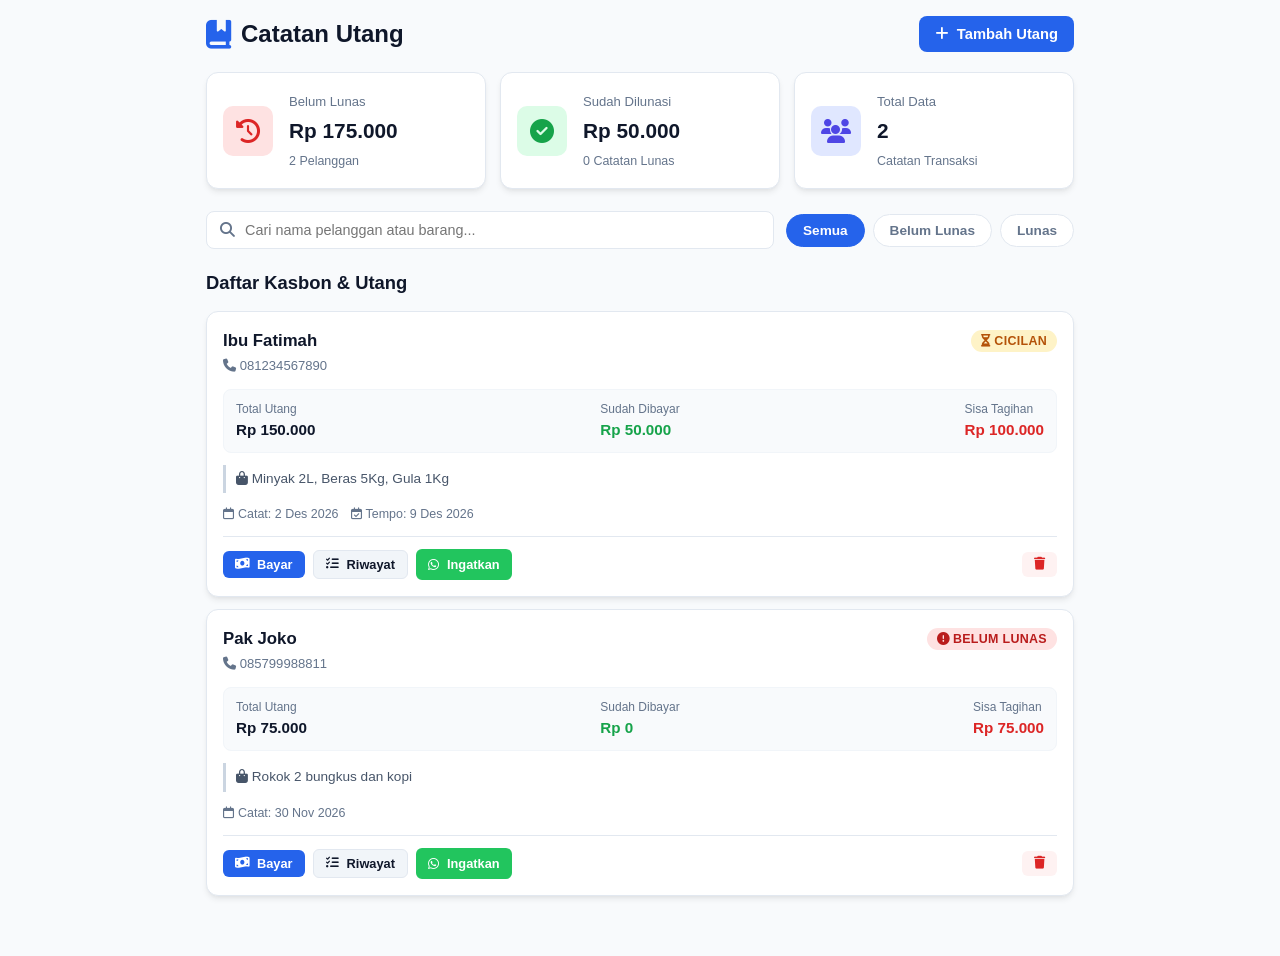
<file: generated-apps/buku-utang-pelanggan/index.html>
<!DOCTYPE html>
<html lang="id">
<head>
  <meta charset="UTF-8">
  <meta name="viewport" content="width=device-width, initial-scale=1.0">
  <title>Buku Utang Pelanggan</title>
  <link rel="stylesheet" href="style.css">
  <link rel="stylesheet" href="https://cdnjs.cloudflare.com/ajax/libs/font-awesome/6.4.0/css/all.min.css">
</head>
<body>
  <div class="app-container">
    <!-- Header -->
    <header class="app-header">
      <div class="header-content">
        <div class="brand-title">
          <i class="fa-solid fa-book-bookmark"></i>
          <h1>Catatan Utang</h1>
        </div>
        <button id="btnOpenAddModal" class="btn btn-primary">
          <i class="fa-solid fa-plus"></i> Tambah Utang
        </button>
      </div>
    </header>

    <!-- Summary Cards -->
    <section class="summary-grid">
      <div class="summary-card unpaid">
        <div class="icon-box"><i class="fa-solid fa-clock-rotate-left"></i></div>
        <div class="summary-info">
          <span class="label">Belum Lunas</span>
          <h3 id="totalUnpaid">Rp 0</h3>
          <span class="subtext" id="countUnpaid">0 Pelanggan</span>
        </div>
      </div>
      <div class="summary-card paid">
        <div class="icon-box"><i class="fa-solid fa-circle-check"></i></div>
        <div class="summary-info">
          <span class="label">Sudah Dilunasi</span>
          <h3 id="totalPaid">Rp 0</h3>
          <span class="subtext" id="countPaid">0 Catatan</span>
        </div>
      </div>
      <div class="summary-card customers">
        <div class="icon-box"><i class="fa-solid fa-users"></i></div>
        <div class="summary-info">
          <span class="label">Total Data</span>
          <h3 id="totalRecords">0</h3>
          <span class="subtext">Catatan Transaksi</span>
        </div>
      </div>
    </section>

    <!-- Search and Filter Bar -->
    <section class="filter-section">
      <div class="search-wrapper">
        <i class="fa-solid fa-magnifying-glass search-icon"></i>
        <input type="text" id="searchInput" placeholder="Cari nama pelanggan atau barang...">
      </div>
      <div class="filter-chips">
        <button class="chip active" data-status="all">Semua</button>
        <button class="chip" data-status="unpaid">Belum Lunas</button>
        <button class="chip" data-status="paid">Lunas</button>
      </div>
    </section>

    <!-- Debt List -->
    <main class="debt-list-container">
      <div class="list-header">
        <h2>Daftar Kasbon & Utang</h2>
      </div>
      <div id="debtList" class="debt-cards-list">
        <!-- Dynamic Content -->
      </div>
      <div id="emptyState" class="empty-state hidden">
        <i class="fa-solid fa-receipt"></i>
        <p>Belum ada catatan utang yang sesuai.</p>
      </div>
    </main>
  </div>

  <!-- Modal Form Tambah Utang -->
  <div id="debtModal" class="modal-overlay hidden">
    <div class="modal-dialog">
      <div class="modal-header">
        <h3 id="modalTitle">Catat Utang Baru</h3>
        <button class="close-btn" id="btnCloseModal">&times;</button>
      </div>
      <form id="debtForm" class="modal-body">
        <input type="hidden" id="debtId">
        
        <div class="form-group">
          <label for="customerName">Nama Pelanggan <span class="req">*</span></label>
          <input type="text" id="customerName" required placeholder="Contoh: Budi Santoso">
        </div>

        <div class="form-group">
          <label for="customerPhone">Nomor WhatsApp (Opsional)</label>
          <input type="tel" id="customerPhone" placeholder="Contoh: 08123456789">
          <small class="help-text">Gunakan nomor WhatsApp aktif untuk kemudahan tagihan</small>
        </div>

        <div class="form-group">
          <label for="debtAmount">Jumlah Utang (Rp) <span class="req">*</span></label>
          <input type="number" id="debtAmount" required min="100" placeholder="Contoh: 50000">
        </div>

        <div class="form-row">
          <div class="form-group half">
            <label for="debtDate">Tanggal Transaksi <span class="req">*</span></label>
            <input type="date" id="debtDate" required>
          </div>
          <div class="form-group half">
            <label for="dueDate">Jatuh Tempo (Opsional)</label>
            <input type="date" id="dueDate">
          </div>
        </div>

        <div class="form-group">
          <label for="debtDesc">Keterangan / Rincian Barang</label>
          <textarea id="debtDesc" rows="2" placeholder="Contoh: Beras 5kg, Telur 1kg, Minyak goreng"></textarea>
        </div>

        <div class="modal-actions">
          <button type="button" class="btn btn-secondary" id="btnCancelForm">Batal</button>
          <button type="submit" class="btn btn-primary">Simpan Utang</button>
        </div>
      </form>
    </div>
  </div>

  <!-- Modal Bayar / Cicil Utang -->
  <div id="paymentModal" class="modal-overlay hidden">
    <div class="modal-dialog">
      <div class="modal-header">
        <h3>Catat Pembayaran</h3>
        <button class="close-btn" id="btnClosePayModal">&times;</button>
      </div>
      <div class="modal-body">
        <div class="pay-summary-box">
          <p>Pelanggan: <strong id="payCustomerName">-</strong></p>
          <p>Sisa Tagihan: <strong id="payRemainingAmount" class="text-danger">Rp 0</strong></p>
        </div>

        <form id="payForm">
          <input type="hidden" id="payRecordId">
          <div class="form-group">
            <label for="payAmount">Nominal Pembayaran (Rp) <span class="req">*</span></label>
            <input type="number" id="payAmount" required min="100" placeholder="Masukkan jumlah bayar">
            <div class="quick-pay-btns">
              <button type="button" class="btn-chip" id="btnPayFull">Bayar Penuh (Lunas)</button>
            </div>
          </div>

          <div class="form-group">
            <label for="payDate">Tanggal Pembayaran <span class="req">*</span></label>
            <input type="date" id="payDate" required>
          </div>

          <div class="form-group">
            <label for="payNote">Catatan Pembayaran (Opsional)</label>
            <input type="text" id="payNote" placeholder="Contoh: Transfer BCA / Tunai">
          </div>

          <div class="modal-actions">
            <button type="button" class="btn btn-secondary" id="btnCancelPay">Batal</button>
            <button type="submit" class="btn btn-success">Simpan Pembayaran</button>
          </div>
        </form>
      </div>
    </div>
  </div>

  <!-- Modal Riwayat Pembayaran -->
  <div id="historyModal" class="modal-overlay hidden">
    <div class="modal-dialog">
      <div class="modal-header">
        <h3 id="histTitle">Riwayat Pembayaran</h3>
        <button class="close-btn" id="btnCloseHistModal">&times;</button>
      </div>
      <div class="modal-body">
        <div id="historyDetails" class="history-info-box"></div>
        <div class="history-timeline" id="historyList">
          <!-- Dynamic history -->
        </div>
      </div>
      <div class="modal-footer">
        <button class="btn btn-secondary" id="btnCloseHistoryBottom">Tutup</button>
      </div>
    </div>
  </div>

  <script src="app.js"></script>
</body>
</html>
</file>
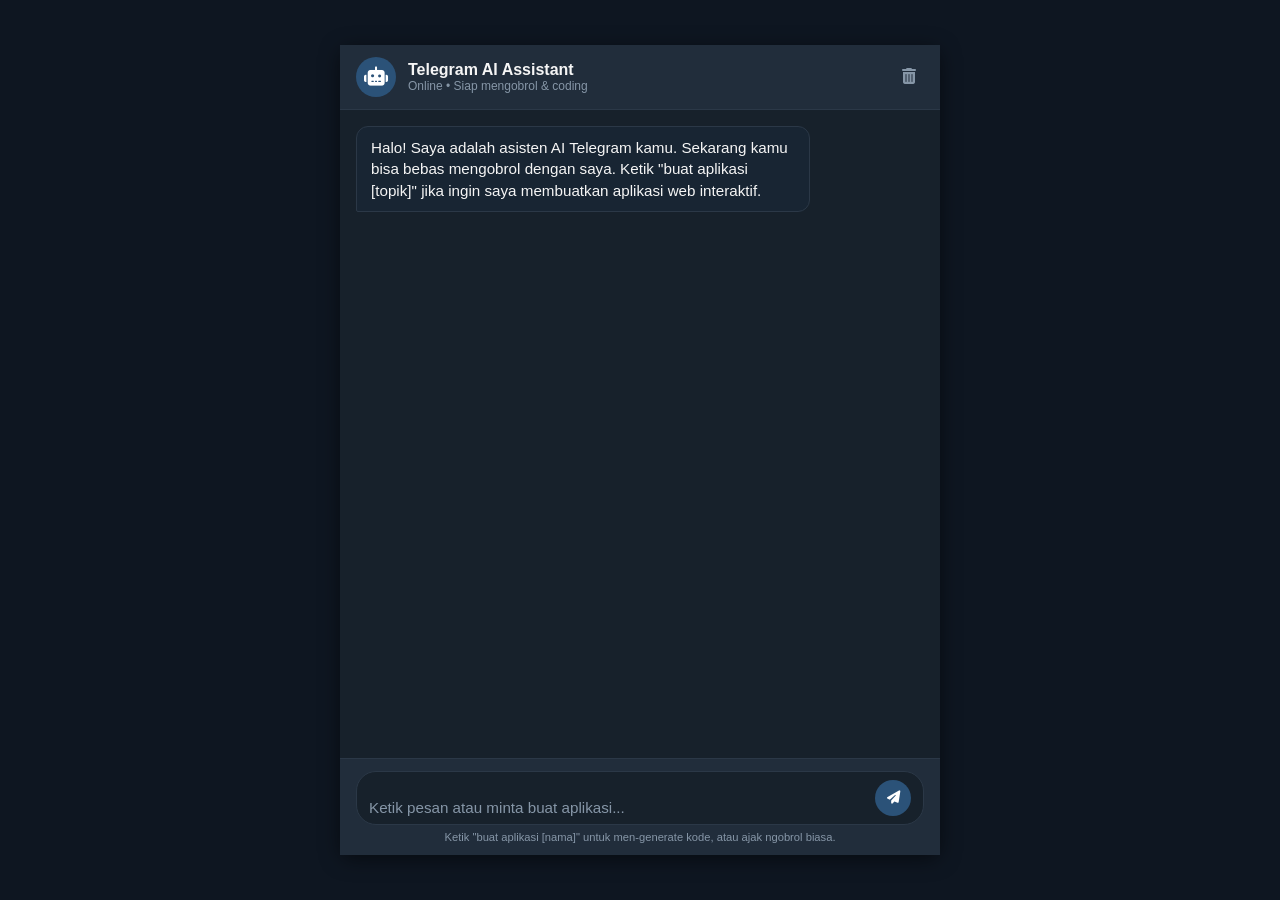
<file: generated-apps/chatbot-ai-telegram/index.html>
<!DOCTYPE html><html lang="id"><head><meta charset="UTF-8"><meta name="viewport" content="width=device-width, initial-scale=1.0"><title>Telegram AI Bot</title><link rel="stylesheet" href="style.css"><link rel="stylesheet" href="https://cdnjs.cloudflare.com/ajax/libs/font-awesome/6.4.0/css/all.min.css"></head><body><div class="app-container"><header class="chat-header"><div class="bot-info"><div class="avatar"><i class="fa-solid fa-robot"></i></div><div><h1>Telegram AI Assistant</h1><p class="status">Online • Siap mengobrol & coding</p></div></div><button id="clear-btn" title="Hapus Riwayat"><i class="fa-solid fa-trash-can"></i></button></header><div id="chat-messages" class="chat-messages"></div><div class="chat-input-area"><div class="input-wrapper"><textarea id="user-input" placeholder="Ketik pesan atau minta buat aplikasi..." rows="1"></textarea><button id="send-btn"><i class="fa-solid fa-paper-plane"></i></button></div><div class="hint">Ketik "buat aplikasi [nama]" untuk men-generate kode, atau ajak ngobrol biasa.</div></div></div><script src="app.js"></script></body></html>
</file>
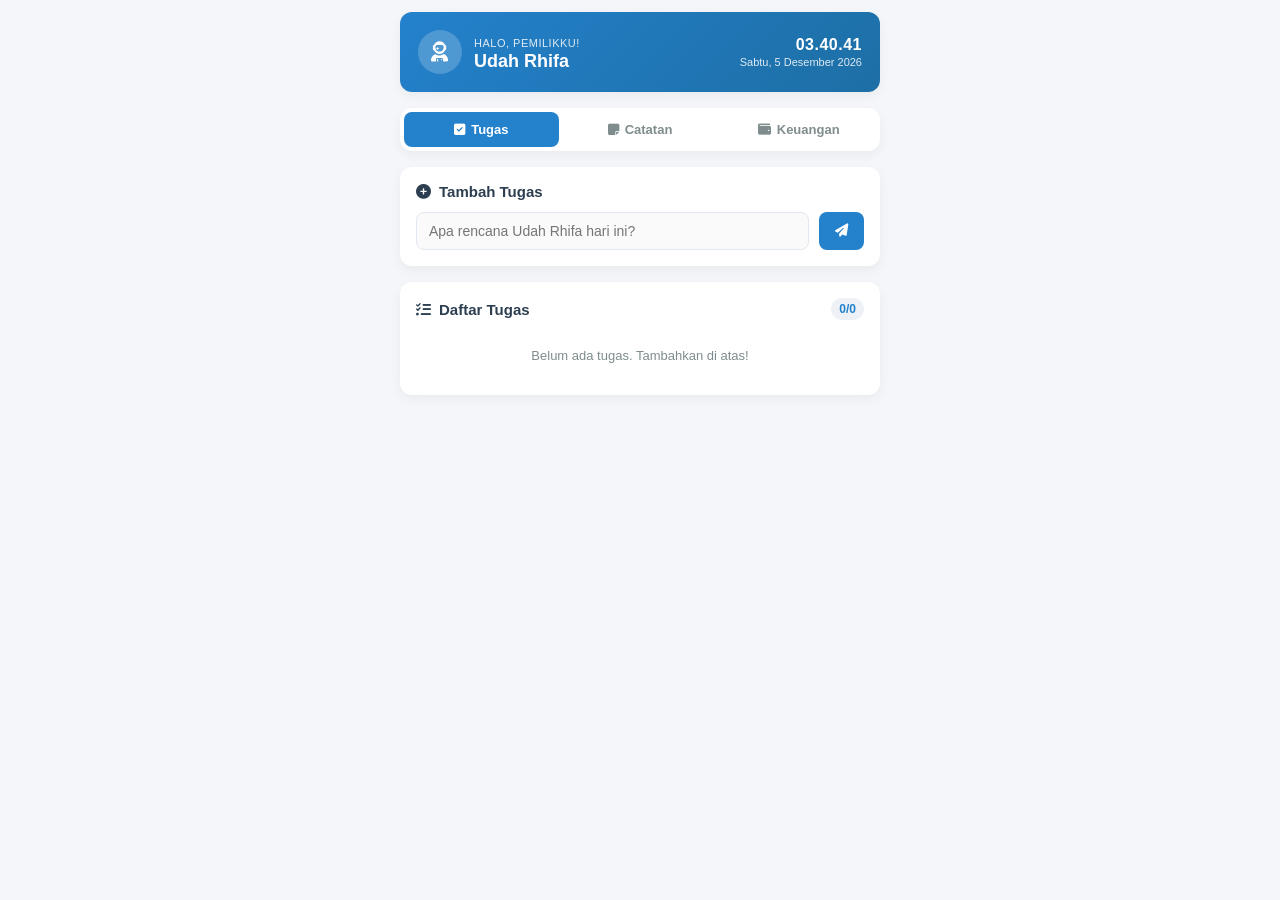
<file: generated-apps/dashboard-pribadi-udah-rhifa/index.html>
<!DOCTYPE html>
<html lang="id">
<head>
  <meta charset="UTF-8">
  <meta name="viewport" content="width=device-width, initial-scale=1.0, maximum-scale=1.0, user-scalable=no">
  <title>Dashboard Udah Rhifa</title>
  <link rel="stylesheet" href="style.css">
  <link rel="stylesheet" href="https://cdnjs.cloudflare.com/ajax/libs/font-awesome/6.4.0/css/all.min.css">
</head>
<body>
  <div class="app-container">
    <!-- Header -->
    <header class="header-card">
      <div class="user-profile">
        <div class="avatar"><i class="fa-solid fa-user-astronaut"></i></div>
        <div class="user-info">
          <span class="greeting">Halo, Pemilikku!</span>
          <h1 id="user-name">Udah Rhifa</h1>
        </div>
      </div>
      <div class="clock-widget">
        <div id="clock-time">00:00:00</div>
        <div id="clock-date">Senin, 1 Januari 2025</div>
      </div>
    </header>

    <!-- Main Navigation Tabs -->
    <nav class="nav-tabs">
      <button class="tab-btn active" onclick="switchTab('tasks')">
        <i class="fa-solid fa-square-check"></i> Tugas
      </button>
      <button class="tab-btn" onclick="switchTab('notes')">
        <i class="fa-solid fa-note-sticky"></i> Catatan
      </button>
      <button class="tab-btn" onclick="switchTab('finance')">
        <i class="fa-solid fa-wallet"></i> Keuangan
      </button>
    </nav>

    <!-- Tab Content: Tugas -->
    <main id="tab-tasks" class="tab-content active">
      <div class="card">
        <h3><i class="fa-solid fa-plus-circle"></i> Tambah Tugas</h3>
        <form id="task-form" onsubmit="addTask(event)">
          <input type="text" id="task-input" placeholder="Apa rencana Udah Rhifa hari ini?" required>
          <button type="submit" class="btn btn-primary"><i class="fa-solid fa-paper-plane"></i></button>
        </form>
      </div>

      <div class="card">
        <div class="card-header">
          <h3><i class="fa-solid fa-list-check"></i> Daftar Tugas</h3>
          <span id="task-counter" class="badge">0/0</span>
        </div>
        <ul id="task-list" class="item-list"></ul>
      </div>
    </main>

    <!-- Tab Content: Catatan -->
    <main id="tab-notes" class="tab-content">
      <div class="card">
        <h3><i class="fa-solid fa-pen-to-square"></i> Catatan Baru</h3>
        <form id="note-form" onsubmit="addNote(event)">
          <input type="text" id="note-title" placeholder="Judul catatan..." required>
          <textarea id="note-body" rows="3" placeholder="Tulis ide atau catatan di sini..." required></textarea>
          <button type="submit" class="btn btn-primary btn-block">Simpan Catatan</button>
        </form>
      </div>

      <div class="card">
        <h3><i class="fa-solid fa-book-open"></i> Catatan Tersimpan</h3>
        <div id="notes-grid" class="notes-grid"></div>
      </div>
    </main>

    <!-- Tab Content: Keuangan -->
    <main id="tab-finance" class="tab-content">
      <div class="finance-summary-grid">
        <div class="summary-card balance">
          <span>Saldo Total</span>
          <h2 id="finance-balance">Rp 0</h2>
        </div>
        <div class="summary-card income">
          <span><i class="fa-solid fa-arrow-down"></i> Pemasukan</span>
          <h4 id="finance-income">Rp 0</h4>
        </div>
        <div class="summary-card expense">
          <span><i class="fa-solid fa-arrow-up"></i> Pengeluaran</span>
          <h4 id="finance-expense">Rp 0</h4>
        </div>
      </div>

      <div class="card">
        <h3><i class="fa-solid fa-circle-plus"></i> Transaksi Baru</h3>
        <form id="finance-form" onsubmit="addTransaction(event)">
          <div class="form-group">
            <select id="trans-type" required>
              <option value="income">Pemasukan (+)</option>
              <option value="expense">Pengeluaran (-)</option>
            </select>
          </div>
          <div class="form-group">
            <input type="text" id="trans-desc" placeholder="Keterangan (mis: Gaji, Kopi)" required>
          </div>
          <div class="form-group">
            <input type="number" id="trans-amount" placeholder="Jumlah (Rp)" min="1" required>
          </div>
          <button type="submit" class="btn btn-primary btn-block">Tambah Transaksi</button>
        </form>
      </div>

      <div class="card">
        <h3><i class="fa-solid fa-clock-rotate-left"></i> Riwayat Transaksi</h3>
        <ul id="finance-list" class="item-list"></ul>
      </div>
    </main>
  </div>

  <script src="app.js"></script>
</body>
</html>
</file>
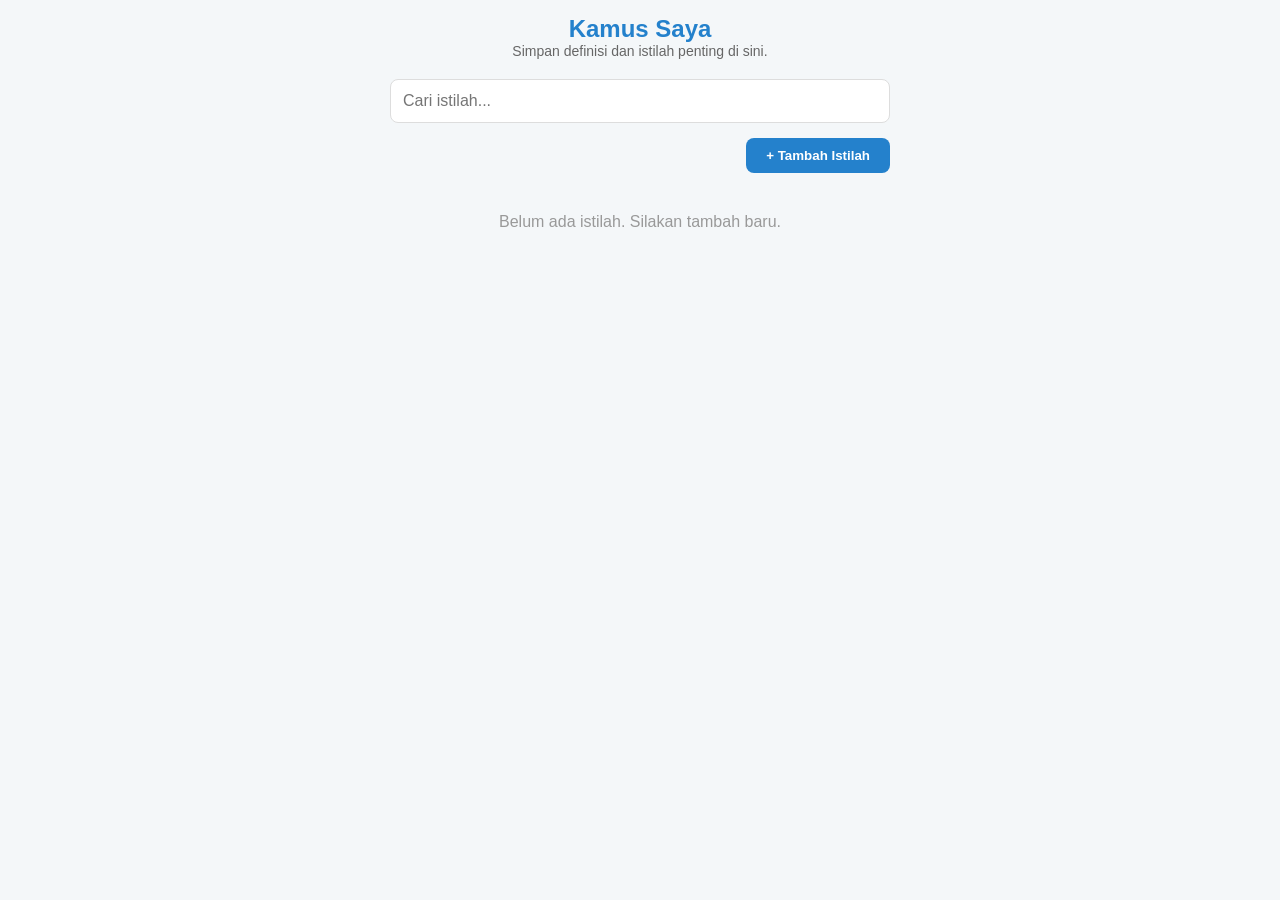
<file: generated-apps/kamus-istilah-pribadi/index.html>
<!DOCTYPE html><html lang="id"><head><meta charset="UTF-8"><meta name="viewport" content="width=device-width, initial-scale=1.0"><title>Kamus Istilah Pribadi</title><link rel="stylesheet" href="style.css"></head><body><div class="app-container"><header><h1>Kamus Saya</h1><p>Simpan definisi dan istilah penting di sini.</p></header><div class="search-box"><input type="text" id="searchInput" placeholder="Cari istilah..." onkeyup="filterTerms()"></div><div class="add-section"><button id="openModalBtn" class="btn-primary">+ Tambah Istilah</button></div><div id="termList" class="term-list"></div></div><div id="modal" class="modal"><div class="modal-content"><h3>Tambah Istilah Baru</h3><input type="text" id="termInput" placeholder="Istilah (Contoh: Kucing)"><textarea id="definitionInput" placeholder="Definisi (Contoh: Hewan mamalia karnivora kecil)"></textarea><div class="modal-actions"><button onclick="closeModal()" class="btn-secondary">Batal</button><button onclick="saveTerm()" class="btn-primary">Simpan</button></div></div></div><script src="app.js"></script></body></html>
</file>
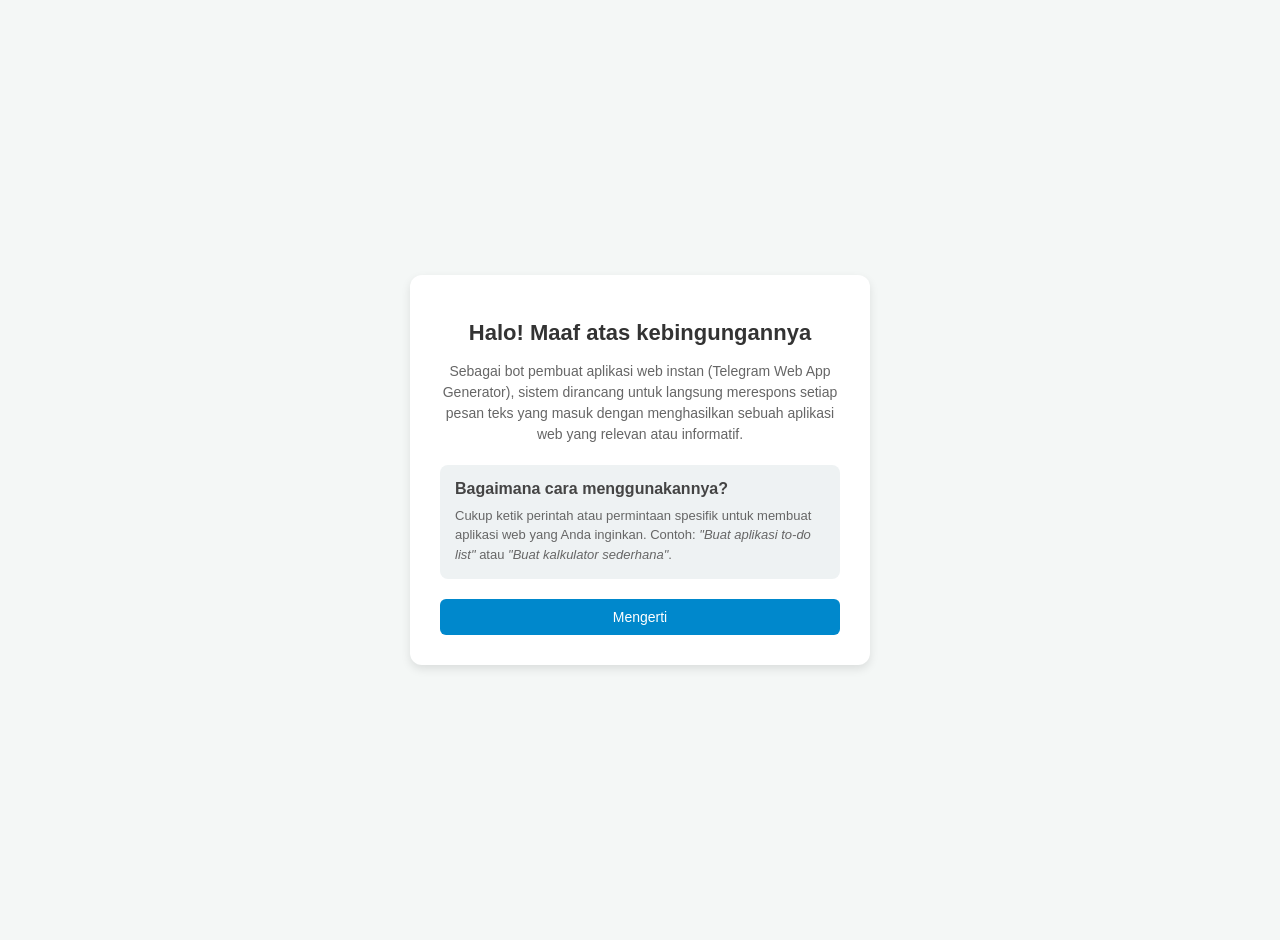
<file: generated-apps/penjelasan-bot-telegram/index.html>
<!DOCTYPE html><html lang="id"><head><meta charset="UTF-8"><meta name="viewport" content="width=device-width, initial-scale=1.0"><title>Penjelasan Bot Telegram</title><link rel="stylesheet" href="style.css"></head><body><div class="container"><h1>Halo! Maaf atas kebingungannya</h1><p>Sebagai bot pembuat aplikasi web instan (Telegram Web App Generator), sistem dirancang untuk langsung merespons setiap pesan teks yang masuk dengan menghasilkan sebuah aplikasi web yang relevan atau informatif.</p><div class="card"><h3>Bagaimana cara menggunakannya?</h3><p>Cukup ketik perintah atau permintaan spesifik untuk membuat aplikasi web yang Anda inginkan. Contoh: <em>"Buat aplikasi to-do list"</em> atau <em>"Buat kalkulator sederhana"</em>.</p></div><button id="btnKembali" class="btn">Mengerti</button></div><script src="app.js"></script></body></html>
</file>
<file: generated-apps/buku-utang-pelanggan/style.css>
:root {
  --primary: #2563eb;
  --primary-hover: #1d4ed8;
  --success: #16a34a;
  --success-hover: #15803d;
  --danger: #dc2626;
  --danger-light: #fef2f2;
  --warning: #f59e0b;
  --bg: #f8fafc;
  --card-bg: #ffffff;
  --text-main: #0f172a;
  --text-muted: #64748b;
  --border: #e2e8f0;
  --shadow: 0 4px 6px -1px rgba(0, 0, 0, 0.08), 0 2px 4px -2px rgba(0, 0, 0, 0.05);
  --radius: 12px;
  --radius-sm: 8px;
}

* {
  box-sizing: border-box;
  margin: 0;
  padding: 0;
  font-family: -apple-system, BlinkMacSystemFont, "Segoe UI", Roboto, Helvetica, Arial, sans-serif;
}

body {
  background-color: var(--bg);
  color: var(--text-main);
  line-height: 1.5;
  -webkit-font-smoothing: antialiased;
}

.app-container {
  max-width: 900px;
  margin: 0 auto;
  padding: 16px;
  padding-bottom: 60px;
}

/* Header */
.app-header {
  margin-bottom: 20px;
}

.header-content {
  display: flex;
  align-items: center;
  justify-content: space-between;
  flex-wrap: wrap;
  gap: 12px;
}

.brand-title {
  display: flex;
  align-items: center;
  gap: 10px;
  color: var(--primary);
}

.brand-title i {
  font-size: 1.8rem;
}

.brand-title h1 {
  font-size: 1.5rem;
  font-weight: 700;
  color: var(--text-main);
}

/* Buttons */
.btn {
  display: inline-flex;
  align-items: center;
  justify-content: center;
  gap: 8px;
  padding: 10px 16px;
  font-size: 0.92rem;
  font-weight: 600;
  border-radius: var(--radius-sm);
  border: none;
  cursor: pointer;
  transition: all 0.2s;
  text-decoration: none;
}

.btn-primary {
  background-color: var(--primary);
  color: #ffffff;
}
.btn-primary:hover {
  background-color: var(--primary-hover);
}

.btn-success {
  background-color: var(--success);
  color: #ffffff;
}
.btn-success:hover {
  background-color: var(--success-hover);
}

.btn-secondary {
  background-color: #f1f5f9;
  color: var(--text-main);
  border: 1px solid var(--border);
}
.btn-secondary:hover {
  background-color: #e2e8f0;
}

.btn-chip {
  background-color: #e0f2fe;
  color: #0369a1;
  border: 1px solid #bae6fd;
  padding: 4px 10px;
  font-size: 0.8rem;
  font-weight: 600;
  border-radius: 20px;
  cursor: pointer;
  margin-top: 6px;
}
.btn-chip:hover {
  background-color: #bae6fd;
}

/* Summary Grid */
.summary-grid {
  display: grid;
  grid-template-columns: repeat(auto-fit, minmax(220px, 1fr));
  gap: 14px;
  margin-bottom: 22px;
}

.summary-card {
  background: var(--card-bg);
  padding: 16px;
  border-radius: var(--radius);
  display: flex;
  align-items: center;
  gap: 16px;
  box-shadow: var(--shadow);
  border: 1px solid var(--border);
}

.summary-card .icon-box {
  width: 50px;
  height: 50px;
  border-radius: 10px;
  display: flex;
  align-items: center;
  justify-content: center;
  font-size: 1.5rem;
}

.summary-card.unpaid .icon-box {
  background-color: #fee2e2;
  color: var(--danger);
}

.summary-card.paid .icon-box {
  background-color: #dcfce7;
  color: var(--success);
}

.summary-card.customers .icon-box {
  background-color: #e0e7ff;
  color: #4f46e5;
}

.summary-info .label {
  font-size: 0.82rem;
  color: var(--text-muted);
  font-weight: 500;
}

.summary-info h3 {
  font-size: 1.3rem;
  font-weight: 700;
  margin: 2px 0;
}

.summary-info .subtext {
  font-size: 0.78rem;
  color: var(--text-muted);
}

/* Filter Section */
.filter-section {
  display: flex;
  flex-direction: column;
  gap: 12px;
  margin-bottom: 20px;
}

@media (min-width: 600px) {
  .filter-section {
    flex-direction: row;
    align-items: center;
    justify-content: space-between;
  }
}

.search-wrapper {
  position: relative;
  flex: 1;
}

.search-wrapper .search-icon {
  position: absolute;
  left: 14px;
  top: 50%;
  transform: translateY(-50%);
  color: var(--text-muted);
  font-size: 0.95rem;
}

.search-wrapper input {
  width: 100%;
  padding: 10px 14px 10px 38px;
  border-radius: var(--radius-sm);
  border: 1px solid var(--border);
  background-color: var(--card-bg);
  font-size: 0.9rem;
  outline: none;
}
.search-wrapper input:focus {
  border-color: var(--primary);
}

.filter-chips {
  display: flex;
  gap: 8px;
}

.chip {
  padding: 8px 16px;
  border-radius: 20px;
  border: 1px solid var(--border);
  background: var(--card-bg);
  font-size: 0.85rem;
  color: var(--text-muted);
  font-weight: 600;
  cursor: pointer;
  transition: 0.2s;
}

.chip.active {
  background-color: var(--primary);
  color: #fff;
  border-color: var(--primary);
}

/* Debt List */
.list-header {
  margin-bottom: 14px;
}

.list-header h2 {
  font-size: 1.15rem;
  font-weight: 700;
}

.debt-cards-list {
  display: flex;
  flex-direction: column;
  gap: 12px;
}

.debt-card {
  background: var(--card-bg);
  border-radius: var(--radius);
  padding: 16px;
  border: 1px solid var(--border);
  box-shadow: var(--shadow);
  display: flex;
  flex-direction: column;
  gap: 12px;
}

.card-top {
  display: flex;
  justify-content: space-between;
  align-items: flex-start;
  gap: 10px;
}

.customer-meta h4 {
  font-size: 1.05rem;
  font-weight: 700;
  display: flex;
  align-items: center;
  gap: 6px;
}

.customer-meta .phone {
  font-size: 0.82rem;
  color: var(--text-muted);
  margin-top: 2px;
  display: inline-block;
}

.status-badge {
  padding: 4px 10px;
  border-radius: 12px;
  font-size: 0.78rem;
  font-weight: 700;
  letter-spacing: 0.3px;
  text-transform: uppercase;
}

.status-badge.unpaid {
  background-color: #fee2e2;
  color: #b91c1c;
}

.status-badge.partial {
  background-color: #fef3c7;
  color: #b45309;
}

.status-badge.paid {
  background-color: #dcfce7;
  color: #15803d;
}

.card-amount-box {
  background: #f8fafc;
  border-radius: var(--radius-sm);
  padding: 10px 12px;
  display: flex;
  justify-content: space-between;
  align-items: center;
  border: 1px solid #f1f5f9;
}

.amount-item .label {
  font-size: 0.75rem;
  color: var(--text-muted);
  display: block;
}

.amount-item .value {
  font-weight: 700;
  font-size: 0.95rem;
}

.amount-item .value.debt {
  color: var(--danger);
}

.amount-item .value.paid-val {
  color: var(--success);
}

.card-details {
  font-size: 0.85rem;
  color: #475569;
  background: #ffffff;
  border-left: 3px solid #cbd5e1;
  padding: 4px 10px;
}

.card-dates {
  display: flex;
  flex-wrap: wrap;
  gap: 12px;
  font-size: 0.78rem;
  color: var(--text-muted);
}

.card-dates span {
  display: inline-flex;
  align-items: center;
  gap: 4px;
}

.card-actions {
  display: flex;
  align-items: center;
  gap: 8px;
  flex-wrap: wrap;
  border-top: 1px solid var(--border);
  padding-top: 12px;
}

.btn-sm {
  padding: 6px 12px;
  font-size: 0.8rem;
  border-radius: 6px;
}

.btn-wa {
  background-color: #22c55e;
  color: white;
}
.btn-wa:hover {
  background-color: #16a34a;
}

.btn-danger-light {
  background-color: var(--danger-light);
  color: var(--danger);
  margin-left: auto;
}
.btn-danger-light:hover {
  background-color: #fecaca;
}

/* Empty State */
.empty-state {
  background: var(--card-bg);
  border-radius: var(--radius);
  padding: 40px 20px;
  text-align: center;
  color: var(--text-muted);
  border: 1px dashed var(--border);
}

.empty-state i {
  font-size: 3rem;
  margin-bottom: 12px;
  color: #cbd5e1;
}

/* Modals */
.modal-overlay {
  position: fixed;
  top: 0;
  left: 0;
  width: 100vw;
  height: 100vh;
  background: rgba(15, 23, 42, 0.6);
  display: flex;
  align-items: center;
  justify-content: center;
  z-index: 1000;
  padding: 16px;
}

.modal-dialog {
  background: var(--card-bg);
  width: 100%;
  max-width: 500px;
  border-radius: var(--radius);
  box-shadow: 0 20px 25px -5px rgba(0, 0, 0, 0.2);
  max-height: 90vh;
  display: flex;
  flex-direction: column;
  overflow: hidden;
}

.modal-header {
  padding: 16px 20px;
  border-bottom: 1px solid var(--border);
  display: flex;
  justify-content: space-between;
  align-items: center;
}

.modal-header h3 {
  font-size: 1.15rem;
  font-weight: 700;
}

.close-btn {
  background: transparent;
  border: none;
  font-size: 1.5rem;
  cursor: pointer;
  color: var(--text-muted);
  line-height: 1;
}

.modal-body {
  padding: 20px;
  overflow-y: auto;
}

.modal-footer {
  padding: 12px 20px;
  border-top: 1px solid var(--border);
  display: flex;
  justify-content: flex-end;
}

.form-group {
  margin-bottom: 14px;
}

.form-group label {
  display: block;
  font-size: 0.85rem;
  font-weight: 600;
  margin-bottom: 6px;
  color: #334155;
}

.form-group .req {
  color: var(--danger);
}

.form-group input,
.form-group textarea {
  width: 100%;
  padding: 10px;
  border-radius: var(--radius-sm);
  border: 1px solid var(--border);
  font-size: 0.9rem;
  outline: none;
}

.form-group input:focus,
.form-group textarea:focus {
  border-color: var(--primary);
}

.form-group .help-text {
  font-size: 0.75rem;
  color: var(--text-muted);
  margin-top: 4px;
  display: block;
}

.form-row {
  display: flex;
  gap: 12px;
}

.form-group.half {
  flex: 1;
}

.modal-actions {
  display: flex;
  justify-content: flex-end;
  gap: 10px;
  margin-top: 20px;
}

.pay-summary-box {
  background: #f1f5f9;
  padding: 12px;
  border-radius: var(--radius-sm);
  margin-bottom: 16px;
  font-size: 0.9rem;
}

.text-danger {
  color: var(--danger);
}

/* History List */
.history-info-box {
  margin-bottom: 14px;
  padding-bottom: 10px;
  border-bottom: 1px dashed var(--border);
  font-size: 0.88rem;
}

.history-timeline {
  display: flex;
  flex-direction: column;
  gap: 10px;
  max-height: 250px;
  overflow-y: auto;
}

.history-item {
  padding: 10px;
  background: #f8fafc;
  border-radius: var(--radius-sm);
  border-left: 3px solid var(--success);
  font-size: 0.85rem;
  display: flex;
  justify-content: space-between;
  align-items: center;
}

.history-item .hist-desc {
  color: var(--text-muted);
  font-size: 0.78rem;
}

.hidden {
  display: none !important;
}
</file>
<file: generated-apps/chatbot-ai-telegram/style.css>
:root { --bg-color: #0e1621; --chat-bg: #17212b; --header-bg: #212d3b; --text-color: #f5f5f5; --text-muted: #8696a7; --primary: #2b5278; --primary-hover: #3b6b9b; --user-msg: #2b5278; --bot-msg: #182533; --border-color: #2b3847; } * { box-sizing: border-box; margin: 0; padding: 0; font-family: -apple-system, BlinkMacSystemFont, "Segoe UI", Roboto, Helvetica, Arial, sans-serif; } body { background-color: var(--bg-color); color: var(--text-color); display: flex; justify-content: center; align-items: center; height: 100vh; overflow: hidden; } .app-container { width: 100%; max-width: 600px; height: 100%; background-color: var(--chat-bg); display: flex; flex-direction: column; box-shadow: 0 4px 20px rgba(0,0,0,0.5); } @media (min-width: 601px) { .app-container { height: 90vh; border-radius: 12px; } } .chat-header { background-color: var(--header-bg); padding: 12px 16px; display: flex; align-items: center; justify-content: space-between; border-bottom: 1px solid var(--border-color); } .bot-info { display: flex; align-items: center; gap: 12px; } .avatar { width: 40px; height: 40px; background-color: var(--primary); border-radius: 50%; display: flex; align-items: center; justify-content: center; font-size: 1.2rem; color: #fff; } .bot-info h1 { font-size: 1rem; font-weight: 600; } .status { font-size: 0.75rem; color: var(--text-muted); } #clear-btn { background: none; border: none; color: var(--text-muted); font-size: 1rem; cursor: pointer; padding: 8px; border-radius: 50%; transition: background 0.2s; } #clear-btn:hover { background: rgba(255,255,255,0.05); color: #ff5252; } .chat-messages { flex: 1; padding: 16px; overflow-y: auto; display: flex; flex-direction: column; gap: 12px; scroll-behavior: smooth; } .message { max-width: 80%; padding: 10px 14px; border-radius: 12px; font-size: 0.95rem; line-height: 1.4; word-wrap: break-word; position: relative; animation: fadeIn 0.3s ease; } @keyframes fadeIn { from { opacity: 0; transform: translateY(5px); } to { opacity: 1; transform: translateY(0); } } .message.user { background-color: var(--user-msg); align-self: flex-end; border-bottom-right-radius: 2px; } .message.bot { background-color: var(--bot-msg); align-self: flex-start; border-bottom-left-radius: 2px; border: 1px solid var(--border-color); } .message p { margin-bottom: 6px; } .message p:last-child { margin-bottom: 0; } .app-preview-card { background: #0e1621; border: 1px solid var(--primary); border-radius: 8px; padding: 10px; margin-top: 8px; display: flex; flex-direction: column; gap: 6px; } .app-preview-card span { font-size: 0.85rem; font-weight: bold; color: #61afef; } .open-app-btn { background-color: var(--primary); color: white; border: none; padding: 6px 12px; border-radius: 4px; cursor: pointer; font-size: 0.85rem; font-weight: 500; text-align: center; text-decoration: none; display: inline-block; } .open-app-btn:hover { background-color: var(--primary-hover); } .chat-input-area { background-color: var(--header-bg); padding: 12px 16px; border-top: 1px solid var(--border-color); display: flex; flex-direction: column; gap: 6px; } .input-wrapper { display: flex; align-items: flex-end; gap: 8px; background-color: var(--chat-bg); border: 1px solid var(--border-color); border-radius: 20px; padding: 8px 12px; } textarea { flex: 1; background: none; border: none; color: var(--text-color); font-size: 0.95rem; resize: none; max-height: 120px; outline: none; } textarea::placeholder { color: var(--text-muted); } #send-btn { background-color: var(--primary); color: white; border: none; width: 36px; height: 36px; border-radius: 50%; display: flex; align-items: center; justify-content: center; cursor: pointer; transition: background 0.2s; flex-shrink: 0; } #send-btn:hover { background-color: var(--primary-hover); } .hint { font-size: 0.7rem; color: var(--text-muted); text-align: center; }
</file>
<file: generated-apps/dashboard-pribadi-udah-rhifa/style.css>
:root {
  --primary: #2481cc;
  --primary-hover: #1a66a3;
  --bg-color: #f4f6f9;
  --card-bg: #ffffff;
  --text-main: #2c3e50;
  --text-muted: #7f8c8d;
  --border-color: #e2e8f0;
  --success: #2ecc71;
  --danger: #e74c3c;
  --radius: 12px;
  --shadow: 0 4px 12px rgba(0, 0, 0, 0.05);
}

* {
  box-sizing: border-box;
  margin: 0;
  padding: 0;
  font-family: -apple-system, BlinkMacSystemFont, 'Segoe UI', Roboto, Helvetica, Arial, sans-serif;
}

body {
  background-color: var(--bg-color);
  color: var(--text-main);
  display: flex;
  justify-content: center;
  min-height: 100vh;
  padding: 12px;
}

.app-container {
  width: 100%;
  max-width: 480px;
  display: flex;
  flex-direction: column;
  gap: 16px;
}

/* Header */
.header-card {
  background: linear-gradient(135deg, #2481cc 0%, #1d6fa5 100%);
  color: white;
  padding: 18px;
  border-radius: var(--radius);
  box-shadow: var(--shadow);
  display: flex;
  justify-content: space-between;
  align-items: center;
}

.user-profile {
  display: flex;
  align-items: center;
  gap: 12px;
}

.avatar {
  width: 44px;
  height: 44px;
  background: rgba(255, 255, 255, 0.2);
  border-radius: 50%;
  display: flex;
  align-items: center;
  justify-content: center;
  font-size: 20px;
}

.greeting {
  font-size: 11px;
  opacity: 0.85;
  text-transform: uppercase;
  letter-spacing: 0.5px;
}

.user-info h1 {
  font-size: 18px;
  font-weight: 700;
}

.clock-widget {
  text-align: right;
}

#clock-time {
  font-size: 16px;
  font-weight: 700;
  letter-spacing: 0.5px;
}

#clock-date {
  font-size: 11px;
  opacity: 0.85;
  margin-top: 2px;
}

/* Navigation Tabs */
.nav-tabs {
  display: flex;
  background: var(--card-bg);
  padding: 4px;
  border-radius: var(--radius);
  box-shadow: var(--shadow);
  gap: 4px;
}

.tab-btn {
  flex: 1;
  padding: 10px 0;
  border: none;
  background: transparent;
  color: var(--text-muted);
  font-weight: 600;
  font-size: 13px;
  border-radius: 8px;
  cursor: pointer;
  transition: all 0.2s ease;
  display: flex;
  align-items: center;
  justify-content: center;
  gap: 6px;
}

.tab-btn.active {
  background: var(--primary);
  color: white;
}

/* Tab Content */
.tab-content {
  display: none;
  flex-direction: column;
  gap: 16px;
}

.tab-content.active {
  display: flex;
}

/* Cards */
.card {
  background: var(--card-bg);
  border-radius: var(--radius);
  padding: 16px;
  box-shadow: var(--shadow);
}

.card h3 {
  font-size: 15px;
  margin-bottom: 12px;
  color: var(--text-main);
  display: flex;
  align-items: center;
  gap: 8px;
}

.card-header {
  display: flex;
  justify-content: space-between;
  align-items: center;
  margin-bottom: 12px;
}

.card-header h3 {
  margin-bottom: 0;
}

.badge {
  background: #eef2f7;
  color: var(--primary);
  padding: 4px 8px;
  border-radius: 20px;
  font-size: 12px;
  font-weight: 600;
}

/* Forms */
form {
  display: flex;
  flex-direction: column;
  gap: 10px;
}

#task-form {
  flex-direction: row;
}

input, select, textarea {
  width: 100%;
  padding: 10px 12px;
  border: 1px solid var(--border-color);
  border-radius: 8px;
  font-size: 14px;
  outline: none;
  transition: border-color 0.2s;
  background: #fafafa;
}

input:focus, select:focus, textarea:focus {
  border-color: var(--primary);
  background: #fff;
}

.btn {
  padding: 10px 16px;
  border: none;
  border-radius: 8px;
  font-weight: 600;
  cursor: pointer;
  transition: background 0.2s;
  display: flex;
  align-items: center;
  justify-content: center;
}

.btn-primary {
  background: var(--primary);
  color: white;
}

.btn-primary:hover {
  background: var(--primary-hover);
}

.btn-block {
  width: 100%;
}

/* Item Lists */
.item-list {
  list-style: none;
  display: flex;
  flex-direction: column;
  gap: 8px;
}

.item-list li {
  display: flex;
  align-items: center;
  justify-content: space-between;
  padding: 10px 12px;
  background: #f8fafc;
  border-radius: 8px;
  border: 1px solid var(--border-color);
  gap: 10px;
}

.item-list li.completed span {
  text-decoration: line-through;
  color: var(--text-muted);
}

.task-text {
  flex: 1;
  font-size: 14px;
  cursor: pointer;
}

.btn-icon {
  background: transparent;
  border: none;
  color: #a0aec0;
  cursor: pointer;
  font-size: 14px;
  padding: 4px;
  transition: color 0.2s;
}

.btn-icon:hover {
  color: var(--danger);
}

/* Notes Grid */
.notes-grid {
  display: flex;
  flex-direction: column;
  gap: 10px;
}

.note-card {
  background: #fff8e7;
  border-left: 4px solid #f1c40f;
  padding: 12px;
  border-radius: 6px;
  position: relative;
}

.note-card h4 {
  font-size: 14px;
  margin-bottom: 4px;
  color: #333;
}

.note-card p {
  font-size: 13px;
  color: #555;
  white-space: pre-wrap;
  word-break: break-word;
}

.note-card .btn-icon {
  position: absolute;
  top: 8px;
  right: 8px;
}

/* Finance Summary */
.finance-summary-grid {
  display: grid;
  grid-template-columns: 1fr 1fr;
  gap: 10px;
}

.summary-card {
  background: var(--card-bg);
  padding: 14px;
  border-radius: var(--radius);
  box-shadow: var(--shadow);
}

.summary-card.balance {
  grid-column: span 2;
  background: #2c3e50;
  color: white;
}

.summary-card span {
  font-size: 12px;
  color: var(--text-muted);
  display: flex;
  align-items: center;
  gap: 4px;
}

.summary-card.balance span {
  color: #bdc3c7;
}

.summary-card h2 {
  font-size: 22px;
  margin-top: 4px;
}

.summary-card h4 {
  font-size: 16px;
  margin-top: 4px;
}

.summary-card.income h4 {
  color: var(--success);
}

.summary-card.expense h4 {
  color: var(--danger);
}

.empty-state {
  text-align: center;
  color: var(--text-muted);
  font-size: 13px;
  padding: 16px 0;
}
</file>
<file: generated-apps/kamus-istilah-pribadi/style.css>
* { box-sizing: border-box; margin: 0; padding: 0; font-family: 'Segoe UI', Roboto, Helvetica, Arial, sans-serif; } body { background-color: #f4f7f9; color: #333; padding: 15px; } .app-container { max-width: 500px; margin: 0 auto; } header { text-align: center; margin-bottom: 20px; } header h1 { color: #2481cc; font-size: 24px; } header p { font-size: 14px; color: #666; } .search-box { margin-bottom: 15px; } .search-box input { width: 100%; padding: 12px; border: 1px solid #ddd; border-radius: 8px; font-size: 16px; outline: none; } .search-box input:focus { border-color: #2481cc; } .add-section { margin-bottom: 20px; text-align: right; } .btn-primary { background-color: #2481cc; color: white; border: none; padding: 10px 20px; border-radius: 8px; cursor: pointer; font-weight: bold; } .btn-secondary { background-color: #ccc; color: #333; border: none; padding: 10px 20px; border-radius: 8px; cursor: pointer; } .term-list { display: flex; flex-direction: column; gap: 10px; } .term-card { background: white; padding: 15px; border-radius: 10px; shadow: 0 2px 5px rgba(0,0,0,0.05); border-left: 4px solid #2481cc; position: relative; } .term-card h4 { margin-bottom: 5px; color: #2481cc; text-transform: capitalize; } .term-card p { font-size: 14px; line-height: 1.4; color: #555; } .delete-btn { position: absolute; top: 10px; right: 10px; color: #ff4d4d; cursor: pointer; font-size: 12px; border: none; background: none; } .modal { display: none; position: fixed; top: 0; left: 0; width: 100%; height: 100%; background: rgba(0,0,0,0.5); align-items: center; justify-content: center; z-index: 100; } .modal-content { background: white; padding: 20px; border-radius: 12px; width: 90%; max-width: 400px; } .modal-content h3 { margin-bottom: 15px; } .modal-content input, .modal-content textarea { width: 100%; padding: 10px; margin-bottom: 10px; border: 1px solid #ddd; border-radius: 6px; outline: none; } .modal-content textarea { height: 100px; resize: none; } .modal-actions { display: flex; justify-content: flex-end; gap: 10px; }
</file>
<file: generated-apps/penjelasan-bot-telegram/style.css>
body { font-family: Arial, sans-serif; background-color: #f4f7f6; margin: 0; padding: 20px; display: flex; justify-content: center; align-items: center; height: 100vh; } .container { background: white; padding: 30px; border-radius: 12px; box-shadow: 0 4px 10px rgba(0,0,0,0.1); max-width: 400px; width: 100%; text-align: center; } h1 { color: #333; font-size: 22px; margin-bottom: 15px; } p { color: #666; font-size: 14px; line-height: 1.5; margin-bottom: 20px; } .card { background: #eef2f3; padding: 15px; border-radius: 8px; margin-bottom: 20px; text-align: left; } .card h3 { margin: 0 0 8px 0; font-size: 16px; color: #444; } .card p { margin: 0; font-size: 13px; } .btn { background: #0088cc; color: white; border: none; padding: 10px 20px; font-size: 14px; border-radius: 6px; cursor: pointer; width: 100%; } .btn:hover { background: #006699; }
</file>
